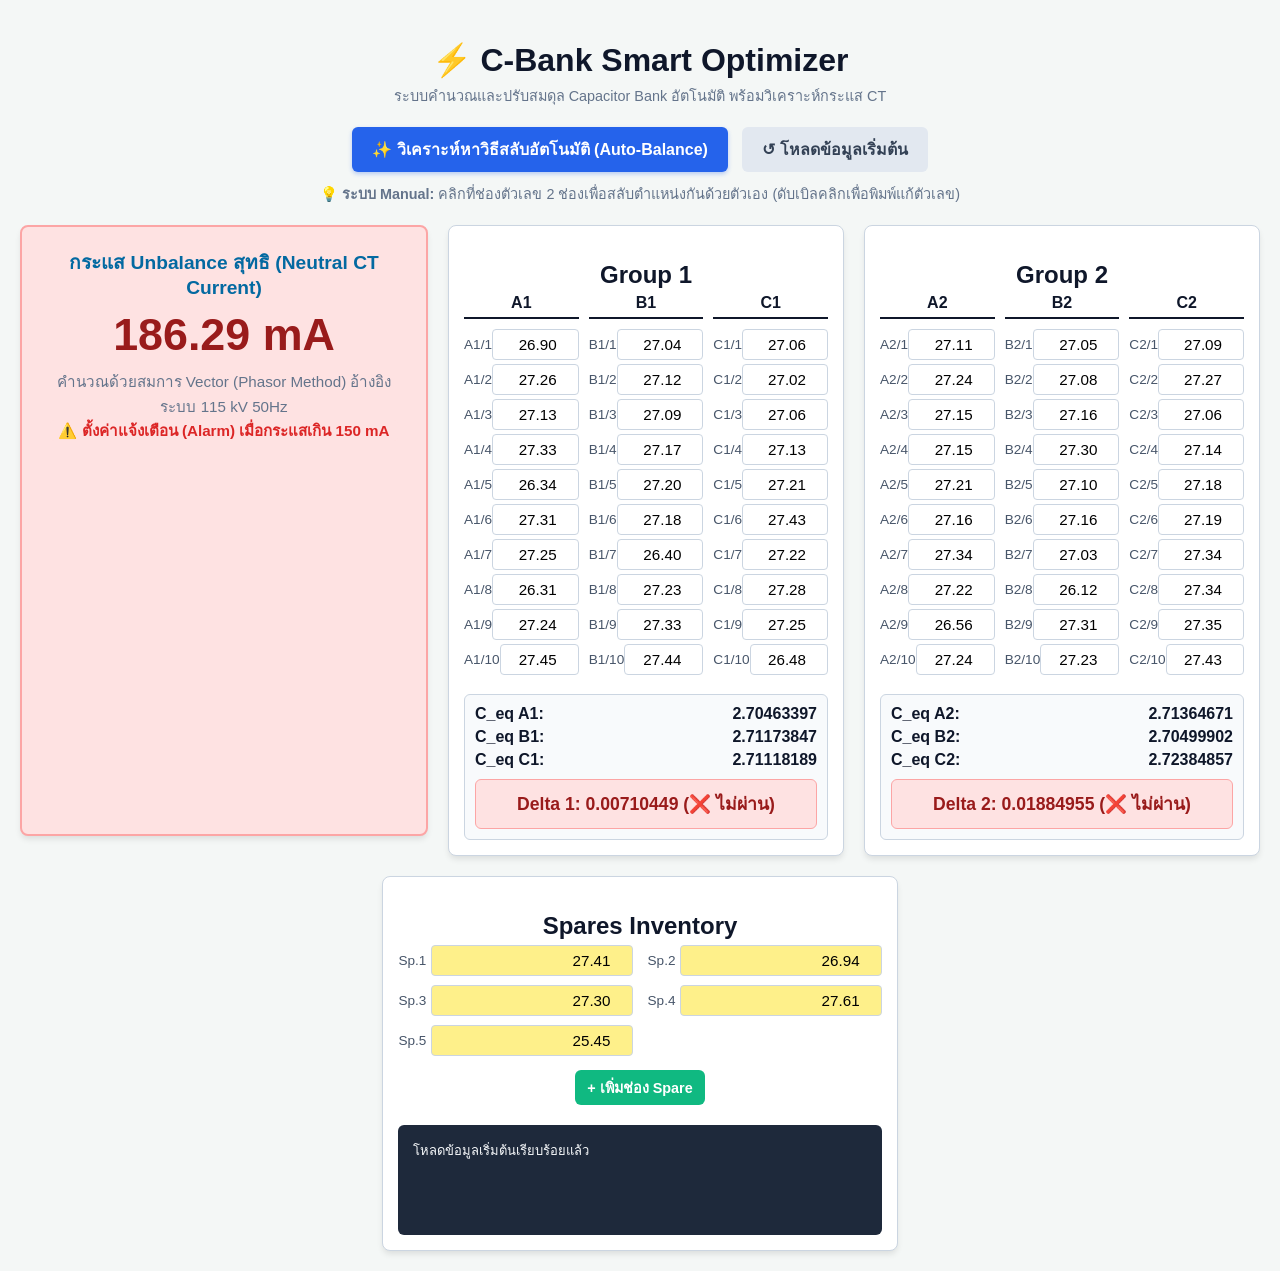
<file: index.html.html>
<!DOCTYPE html>
<html lang="th">
<head>
    <meta charset="UTF-8">
    <meta name="viewport" content="width=device-width, initial-scale=1.0">
    <title>C-Bank Smart Optimizer 115kV</title>
    <style>
        :root {
            --bg-color: #f4f7f6;
            --panel-bg: #ffffff;
            --border-color: #cbd5e1;
            --primary: #0f172a;
            --success: #dcfce7;
            --success-text: #166534;
            --danger: #fee2e2;
            --danger-text: #991b1b;
            --highlight: #fef08a;
            --selected: #bae6fd;
        }
        body {
            font-family: 'Segoe UI', Tahoma, Geneva, Verdana, sans-serif;
            background-color: var(--bg-color);
            color: var(--primary);
            margin: 0;
            padding: 20px;
        }
        h1, h2 { text-align: center; margin-bottom: 5px; }
        .subtitle { text-align: center; color: #64748b; margin-bottom: 20px; font-size: 0.9em; }
        
        .container {
            display: flex;
            flex-wrap: wrap;
            gap: 20px;
            justify-content: center;
            max-width: 1400px;
            margin: 0 auto;
        }
        .panel {
            background: var(--panel-bg);
            border: 1px solid var(--border-color);
            border-radius: 8px;
            padding: 15px;
            box-shadow: 0 4px 6px -1px rgba(0, 0, 0, 0.1);
            flex: 1;
            min-width: 350px;
        }
        
        .grid-wrapper {
            display: flex;
            gap: 10px;
            justify-content: space-between;
        }
        .phase-col { flex: 1; }
        .phase-title { text-align: center; font-weight: bold; margin-bottom: 10px; border-bottom: 2px solid var(--primary); padding-bottom: 5px; }
        
        .cell-row {
            display: flex;
            align-items: center;
            margin-bottom: 4px;
        }
        .cell-label {
            width: 40px;
            font-size: 0.85em;
            color: #475569;
        }
        input[type="number"] {
            width: 100%;
            padding: 6px;
            border: 1px solid var(--border-color);
            border-radius: 4px;
            font-size: 0.95em;
            text-align: right;
            cursor: pointer;
            transition: all 0.2s;
        }
        input[type="number"]:focus { outline: none; border-color: #3b82f6; box-shadow: 0 0 0 2px rgba(59, 130, 246, 0.2); }
        
        .is-selected { background-color: var(--selected) !important; border-color: #0284c7 !important; color: #0369a1; font-weight: bold; }
        
        .result-box {
            margin-top: 15px;
            padding: 10px;
            border-radius: 6px;
            background: #f8fafc;
            border: 1px solid var(--border-color);
        }
        .result-row { display: flex; justify-content: space-between; margin-bottom: 5px; font-weight: bold; }
        .delta-box {
            margin-top: 10px;
            padding: 10px;
            border-radius: 6px;
            text-align: center;
            font-weight: bold;
            font-size: 1.1em;
            border: 1px solid;
        }
        .pass { background-color: var(--success); color: var(--success-text); border-color: #86efac; }
        .fail { background-color: var(--danger); color: var(--danger-text); border-color: #fca5a5; }

        .controls { text-align: center; margin: 20px 0; }
        button {
            padding: 10px 20px;
            font-size: 1em;
            font-weight: bold;
            border: none;
            border-radius: 6px;
            cursor: pointer;
            transition: 0.2s;
        }
        .btn-primary { background-color: #2563eb; color: white; box-shadow: 0 2px 4px rgba(37, 99, 235, 0.3); }
        .btn-primary:hover { background-color: #1d4ed8; }
        .btn-reset { background-color: #e2e8f0; color: #334155; margin-left: 10px; }
        .btn-reset:hover { background-color: #cbd5e1; }
        .btn-add { background-color: #10b981; color: white; margin-top: 10px; font-size: 0.9em; padding: 6px 12px; }
        .btn-add:hover { background-color: #059669; }
        
        .log-panel {
            margin-top: 20px;
            background: #1e293b;
            color: #f8fafc;
            padding: 15px;
            border-radius: 6px;
            font-family: monospace;
            min-height: 80px;
            white-space: pre-line;
        }
        
        /* สไตล์สำหรับ Spare แบ่ง 2 คอลัมน์ */
        #col-Spares {
            display: grid;
            grid-template-columns: 1fr 1fr;
            gap: 5px 15px;
        }
        .spare-panel input[type="number"] { background-color: var(--highlight); }
        .spare-panel { flex: 0.4; min-width: 350px; }

        /* กล่องแสดงผลกระแสหลัก */
        .current-panel {
            width: 100%; 
            text-align: center; 
            background: #f0f9ff; 
            border: 2px solid #7dd3fc; 
            margin-bottom: 20px;
            padding: 20px;
        }
    </style>
</head>
<body>

    <h1>⚡ C-Bank Smart Optimizer</h1>
    <div class="subtitle">ระบบคำนวณและปรับสมดุล Capacitor Bank อัตโนมัติ พร้อมวิเคราะห์กระแส CT</div>

    <div class="controls">
        <button class="btn-primary" onclick="autoBalance()">✨ วิเคราะห์หาวิธีสลับอัตโนมัติ (Auto-Balance)</button>
        <button class="btn-reset" onclick="resetData()">↺ โหลดข้อมูลเริ่มต้น</button>
        <p style="font-size: 0.9em; margin-top: 10px; color: #64748b;">
            💡 <b>ระบบ Manual:</b> คลิกที่ช่องตัวเลข 2 ช่องเพื่อสลับตำแหน่งกันด้วยตัวเอง (ดับเบิลคลิกเพื่อพิมพ์แก้ตัวเลข)
        </p>
    </div>

    <div class="container">
        <div class="panel current-panel" id="panel-current">
            <h2 style="color: #0369a1; margin-top: 0; font-size: 1.2em;">กระแส Unbalance สุทธิ (Neutral CT Current)</h2>
            <div id="res-current" style="font-size: 2.8em; font-weight: bold; color: #0f172a; margin: 10px 0;">0.00 mA</div>
            <div style="font-size: 0.95em; color: #64748b; line-height: 1.6;">
                คำนวณด้วยสมการ Vector (Phasor Method) อ้างอิงระบบ 115 kV 50Hz<br>
                <span style="color: #dc2626; font-weight: bold; background: #fee2e2; padding: 2px 8px; border-radius: 4px;">⚠️ ตั้งค่าแจ้งเตือน (Alarm) เมื่อกระแสเกิน 150 mA</span>
            </div>
        </div>

        <div class="panel" id="panel-g1">
            <h2>Group 1</h2>
            <div class="grid-wrapper">
                <div class="phase-col" id="col-A1"></div>
                <div class="phase-col" id="col-B1"></div>
                <div class="phase-col" id="col-C1"></div>
            </div>
            <div class="result-box">
                <div class="result-row"><span>C_eq A1:</span> <span id="res-A1">0</span></div>
                <div class="result-row"><span>C_eq B1:</span> <span id="res-B1">0</span></div>
                <div class="result-row"><span>C_eq C1:</span> <span id="res-C1">0</span></div>
                <div id="delta-g1" class="delta-box fail">Delta 1: 0 (❌ ไม่ผ่าน)</div>
            </div>
        </div>

        <div class="panel" id="panel-g2">
            <h2>Group 2</h2>
            <div class="grid-wrapper">
                <div class="phase-col" id="col-A2"></div>
                <div class="phase-col" id="col-B2"></div>
                <div class="phase-col" id="col-C2"></div>
            </div>
            <div class="result-box">
                <div class="result-row"><span>C_eq A2:</span> <span id="res-A2">0</span></div>
                <div class="result-row"><span>C_eq B2:</span> <span id="res-B2">0</span></div>
                <div class="result-row"><span>C_eq C2:</span> <span id="res-C2">0</span></div>
                <div id="delta-g2" class="delta-box fail">Delta 2: 0 (❌ ไม่ผ่าน)</div>
            </div>
        </div>

        <div class="panel spare-panel">
            <h2>Spares Inventory</h2>
            <div id="col-Spares"></div>
            <div style="text-align: center;">
                <button class="btn-add" onclick="addSpare()">+ เพิ่มช่อง Spare</button>
            </div>
            <div class="log-panel" id="action-log">รอการคำนวณ...</div>
        </div>
    </div>

    <script>
        // ข้อมูลตั้งต้น (เริ่มที่ Spare 5 ช่อง)
        const initialData = {
            A1: [26.90, 27.26, 27.13, 27.33, 26.34, 27.31, 27.25, 26.31, 27.24, 27.45],
            B1: [27.04, 27.12, 27.09, 27.17, 27.20, 27.18, 26.40, 27.23, 27.33, 27.44],
            C1: [27.06, 27.02, 27.06, 27.13, 27.21, 27.43, 27.22, 27.28, 27.25, 26.48],
            A2: [27.11, 27.24, 27.15, 27.15, 27.21, 27.16, 27.34, 27.22, 26.56, 27.24],
            B2: [27.05, 27.08, 27.16, 27.30, 27.10, 27.16, 27.03, 26.12, 27.31, 27.23],
            C2: [27.09, 27.27, 27.06, 27.14, 27.18, 27.19, 27.34, 27.34, 27.35, 27.43],
            Spares: [27.41, 26.94, 27.30, 27.61, 25.45]
        };

        let currentData = {};
        let selectedInput = null;

        function resetData() {
            currentData = JSON.parse(JSON.stringify(initialData));
            document.getElementById('action-log').innerText = "โหลดข้อมูลเริ่มต้นเรียบร้อยแล้ว";
            selectedInput = null;
            buildUI();
        }

        // ฟังก์ชันสำหรับเพิ่มช่อง Spare แบบยืดหยุ่น
        function addSpare() {
            currentData.Spares.push(0.00);
            buildUI();
            document.getElementById('action-log').innerText = `✅ เพิ่มช่อง Spare ที่ ${currentData.Spares.length} เรียบร้อยแล้ว`;
        }

        function buildUI() {
            const keys = ['A1', 'B1', 'C1', 'A2', 'B2', 'C2', 'Spares'];
            keys.forEach(phase => {
                const col = document.getElementById(`col-${phase}`);
                col.innerHTML = phase === 'Spares' ? '' : `<div class="phase-title">${phase}</div>`;
                
                currentData[phase].forEach((val, idx) => {
                    let label = phase === 'Spares' ? `Sp.${idx+1}` : `${phase}/${idx+1}`;
                    col.innerHTML += `
                        <div class="cell-row">
                            <div class="cell-label">${label}</div>
                            <input type="number" step="0.01" value="${val.toFixed(2)}" 
                                   data-phase="${phase}" data-idx="${idx}" 
                                   onchange="updateValue(this)" onclick="handleCellClick(this)" readonly="readonly">
                        </div>
                    `;
                });
                
                const inputs = col.querySelectorAll('input');
                inputs.forEach(input => {
                    input.ondblclick = function() { this.removeAttribute('readonly'); }
                    input.onblur = function() { this.setAttribute('readonly', 'readonly'); }
                });
            });
            updateCalculations();
        }

        function updateValue(input) {
            const phase = input.dataset.phase;
            const idx = input.dataset.idx;
            currentData[phase][idx] = parseFloat(input.value) || 0;
            updateCalculations();
        }

        function handleCellClick(input) {
            if (!selectedInput) {
                selectedInput = input;
                input.classList.add('is-selected');
            } else {
                if (selectedInput === input) {
                    input.classList.remove('is-selected');
                    selectedInput = null;
                    return;
                }
                
                const phase1 = selectedInput.dataset.phase;
                const idx1 = selectedInput.dataset.idx;
                const phase2 = input.dataset.phase;
                const idx2 = input.dataset.idx;
                
                let temp = currentData[phase1][idx1];
                currentData[phase1][idx1] = currentData[phase2][idx2];
                currentData[phase2][idx2] = temp;

                let label1 = phase1 === 'Spares' ? `Sp.${parseInt(idx1)+1}` : `${phase1}/${parseInt(idx1)+1}`;
                let label2 = phase2 === 'Spares' ? `Sp.${parseInt(idx2)+1}` : `${phase2}/${parseInt(idx2)+1}`;

                document.getElementById('action-log').innerText = `🔄 สลับ (Manual):\n${label1} (${temp.toFixed(2)}) ↔ ${label2} (${currentData[phase1][idx1].toFixed(2)})`;
                
                selectedInput.classList.remove('is-selected');
                selectedInput = null;
                buildUI(); 
            }
        }

        function calcCeq(arr) {
            let sumReciprocal = 0;
            for(let i=0; i<arr.length; i++){
                if(arr[i] === 0) continue; // ป้องกันหาร 0
                sumReciprocal += (1 / arr[i]);
            }
            return sumReciprocal === 0 ? 0 : 1 / sumReciprocal;
        }

        function updateCalculations() {
            const groups = {
                1: ['A1', 'B1', 'C1'],
                2: ['A2', 'B2', 'C2']
            };

            for (let g = 1; g <= 2; g++) {
                let ceqs = [];
                groups[g].forEach(phase => {
                    let ceq = calcCeq(currentData[phase]);
                    ceqs.push(ceq);
                    document.getElementById(`res-${phase}`).innerText = ceq.toFixed(8);
                });

                let maxCeq = Math.max(...ceqs);
                let minCeq = Math.min(...ceqs);
                let delta = maxCeq - minCeq;
                
                const deltaBox = document.getElementById(`delta-g${g}`);
                if (delta <= 0.00100001) { 
                    deltaBox.className = 'delta-box pass';
                    deltaBox.innerText = `Delta ${g}: ${delta.toFixed(8)} (✅ ผ่าน)`;
                } else {
                    deltaBox.className = 'delta-box fail';
                    deltaBox.innerText = `Delta ${g}: ${delta.toFixed(8)} (❌ ไม่ผ่าน)`;
                }
            }
            
            // เรียกฟังก์ชันคำนวณกระแส CT
            calculateCTCurrent();
        }

        // ฟังก์ชันคำนวณกระแส I_CT ด้วยสมการ Phasor Vector
        function calculateCTCurrent() {
            // ค่าคงที่ของระบบ
            const V_ph = 115000 / Math.sqrt(3);
            const w = 2 * Math.PI * 50;
            const K_mA = V_ph * w * Math.pow(10, -3); // คูณ 10^-6 แปลงไมโครฟารัด แล้วคูณ 1000 แปลงเป็น mA สุทธิ = 10^-3

            // ดึงค่า C_eq ของแต่ละเฟส
            let cA1 = calcCeq(currentData['A1']); let cB1 = calcCeq(currentData['B1']); let cC1 = calcCeq(currentData['C1']);
            let cA2 = calcCeq(currentData['A2']); let cB2 = calcCeq(currentData['B2']); let cC2 = calcCeq(currentData['C2']);

            // กระแสแต่ละเฟส I = V * w * C
            let iA1 = K_mA * cA1, iB1 = K_mA * cB1, iC1 = K_mA * cC1;
            let iA2 = K_mA * cA2, iB2 = K_mA * cB2, iC2 = K_mA * cC2;

            // แตกเวกเตอร์ Group 1
            let X1 = iA1 - (0.5 * iB1) - (0.5 * iC1);
            let Y1 = ((Math.sqrt(3)/2) * iC1) - ((Math.sqrt(3)/2) * iB1);

            // แตกเวกเตอร์ Group 2
            let X2 = iA2 - (0.5 * iB2) - (0.5 * iC2);
            let Y2 = ((Math.sqrt(3)/2) * iC2) - ((Math.sqrt(3)/2) * iB2);

            // คำนวณกระแสสุทธิที่ไหลผ่าน CT (ผลต่างเวกเตอร์หาร 2)
            let I_CT = (Math.sqrt(Math.pow(X1 - X2, 2) + Math.pow(Y1 - Y2, 2))) / 2;

            const currentBox = document.getElementById('panel-current');
            const currentText = document.getElementById('res-current');
            
            currentText.innerText = I_CT.toFixed(2) + " mA";

            // เปลี่ยนสีกล่องตามระดับความรุนแรงของกระแส (เกณฑ์แจ้งเตือน 150 mA)
            if(I_CT > 150) {
                currentBox.style.backgroundColor = '#fee2e2';
                currentBox.style.borderColor = '#fca5a5';
                currentText.style.color = '#991b1b';
            } else {
                currentBox.style.backgroundColor = '#dcfce7';
                currentBox.style.borderColor = '#86efac';
                currentText.style.color = '#166534';
            }
        }

        function autoBalance() {
            let logText = "🚀 เริ่มการวิเคราะห์หาจุดสลับ...\n";
            document.getElementById('action-log').innerText = "กำลังประมวลผล...";

            let cells = [];
            for(let phase in currentData) {
                currentData[phase].forEach((val, idx) => {
                    cells.push({ phase, idx, val });
                });
            }

            function getScore(simData) {
                let ceqA1 = calcCeq(simData['A1']); let ceqB1 = calcCeq(simData['B1']); let ceqC1 = calcCeq(simData['C1']);
                let ceqA2 = calcCeq(simData['A2']); let ceqB2 = calcCeq(simData['B2']); let ceqC2 = calcCeq(simData['C2']);
                
                let d1 = Math.max(ceqA1, ceqB1, ceqC1) - Math.min(ceqA1, ceqB1, ceqC1);
                let d2 = Math.max(ceqA2, ceqB2, ceqC2) - Math.min(ceqA2, ceqB2, ceqC2);
                
                let p1 = d1 > 0.001 ? d1 * 100 : d1;
                let p2 = d2 > 0.001 ? d2 * 100 : d2;
                return p1 + p2;
            }

            for(let step = 1; step <= 3; step++) {
                let bestScore = getScore(currentData);
                let bestSwap = null;

                for(let i=0; i<cells.length; i++) {
                    for(let j=i+1; j<cells.length; j++) {
                        let phaseI = cells[i].phase, idxI = cells[i].idx;
                        let phaseJ = cells[j].phase, idxJ = cells[j].idx;

                        let temp = currentData[phaseI][idxI];
                        let target = currentData[phaseJ][idxJ];

                        // ป้องกันการนำช่อง Spare ที่ว่างเปล่า (ค่า = 0) เข้าไปสลับในเฟสหลัก
                        if ((phaseI !== 'Spares' && target === 0) || (phaseJ !== 'Spares' && temp === 0)) continue;
                        if (temp === 0 && target === 0) continue;

                        currentData[phaseI][idxI] = target;
                        currentData[phaseJ][idxJ] = temp;

                        let currentScore = getScore(currentData);
                        if (currentScore < bestScore) {
                            bestScore = currentScore;
                            bestSwap = { i, j };
                        }

                        currentData[phaseJ][idxJ] = target;
                        currentData[phaseI][idxI] = temp;
                    }
                }

                if (bestSwap) {
                    let cell1 = cells[bestSwap.i];
                    let cell2 = cells[bestSwap.j];
                    
                    let tempVal = currentData[cell1.phase][cell1.idx];
                    currentData[cell1.phase][cell1.idx] = currentData[cell2.phase][cell2.idx];
                    currentData[cell2.phase][cell2.idx] = tempVal;
                    
                    cells[bestSwap.i].val = currentData[cell1.phase][cell1.idx];
                    cells[bestSwap.j].val = currentData[cell2.phase][cell2.idx];

                    let l1 = cell1.phase === 'Spares' ? `Sp.${cell1.idx+1}` : `${cell1.phase}/${cell1.idx+1}`;
                    let l2 = cell2.phase === 'Spares' ? `Sp.${cell2.idx+1}` : `${cell2.phase}/${cell2.idx+1}`;
                    logText += `[ครั้งที่ ${step}] สลับ ${l1} กับ ${l2}\n`;
                } else {
                    if (step === 1) logText += "✅ ระบบสมดุลอยู่แล้ว ไม่ต้องสลับ\n";
                    break;
                }

                let d1 = Math.max(calcCeq(currentData['A1']), calcCeq(currentData['B1']), calcCeq(currentData['C1'])) - Math.min(calcCeq(currentData['A1']), calcCeq(currentData['B1']), calcCeq(currentData['C1']));
                let d2 = Math.max(calcCeq(currentData['A2']), calcCeq(currentData['B2']), calcCeq(currentData['C2'])) - Math.min(calcCeq(currentData['A2']), calcCeq(currentData['B2']), calcCeq(currentData['C2']));
                
                if(d1 <= 0.001 && d2 <= 0.001) {
                    logText += "🎉 สำเร็จ! ค่า Delta ผ่านเกณฑ์ที่กำหนดแล้ว\n";
                    break;
                }
            }

            document.getElementById('action-log').innerText = logText;
            buildUI();
        }

        resetData();

    </script>
</body>
</html>
</file>
